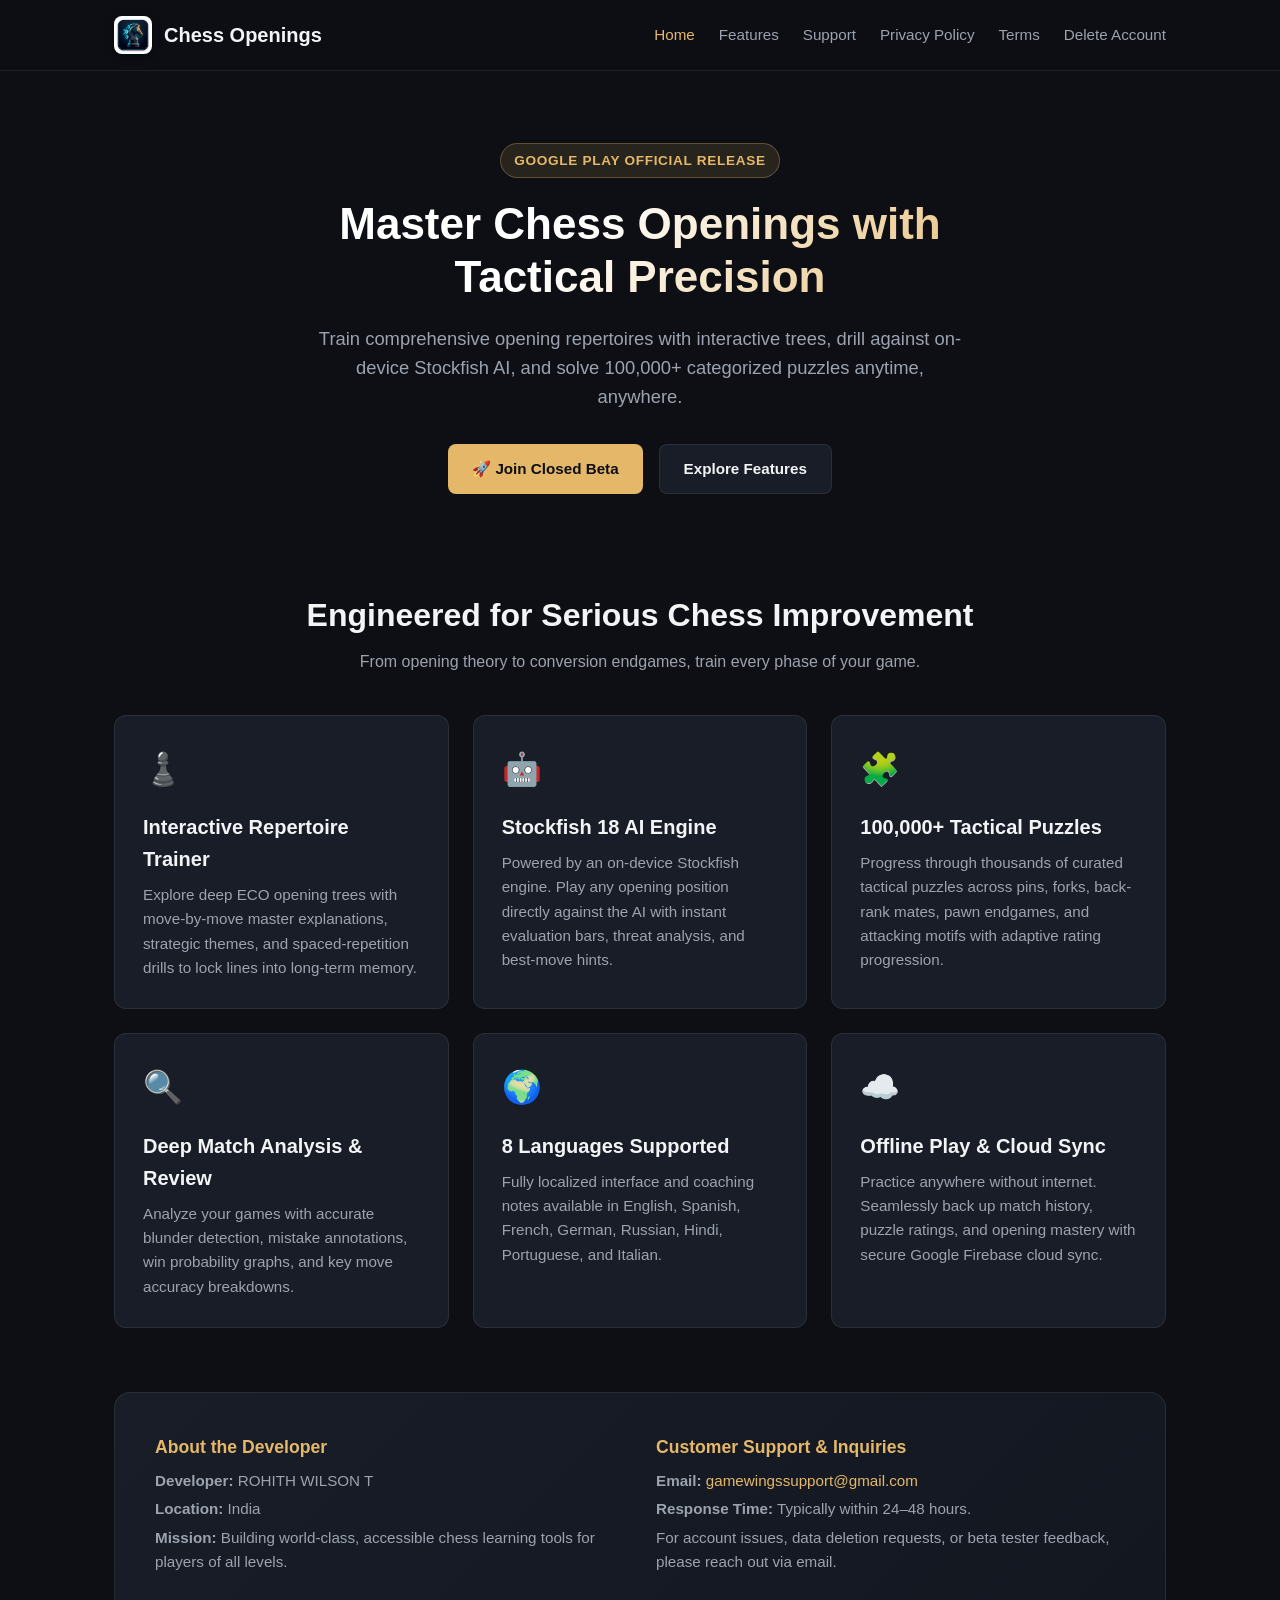
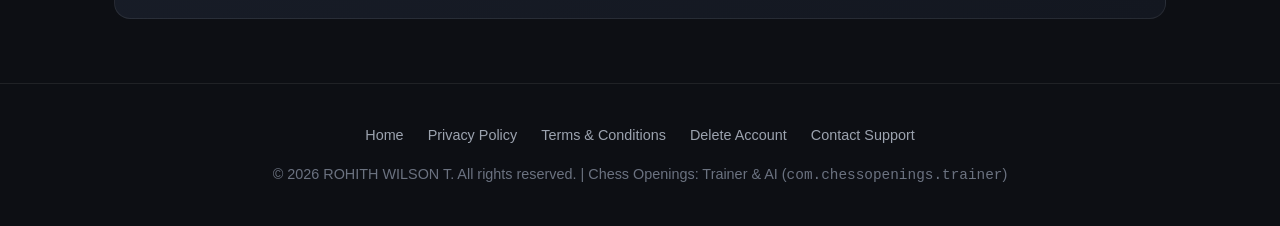
<file: index.html>
<!DOCTYPE html>
<html lang="en">
<head>
  <meta charset="UTF-8">
  <meta name="viewport" content="width=device-width, initial-scale=1.0">
  <title>Chess Openings: Trainer & AI — Official Website & Support</title>
  <meta name="description" content="Master chess openings, practice with Stockfish AI, and solve 100,000+ tactical puzzles with Chess Openings: Trainer & AI.">
  <link rel="icon" type="image/png" href="icon.png">
  <link rel="stylesheet" href="style.css">
</head>
<body>

  <!-- Navigation -->
  <header>
    <div class="nav-container">
      <a href="index.html" class="brand">
        <img src="icon.png" alt="Chess Openings Logo">
        <span>Chess Openings</span>
      </a>
      <nav>
        <ul>
          <li><a href="index.html" class="active">Home</a></li>
          <li><a href="#features">Features</a></li>
          <li><a href="#support">Support</a></li>
          <li><a href="privacy.html">Privacy Policy</a></li>
          <li><a href="terms.html">Terms</a></li>
          <li><a href="delete-account.html">Delete Account</a></li>
        </ul>
      </nav>
    </div>
  </header>

  <!-- Hero Section -->
  <section class="hero">
    <div class="badge">Google Play Official Release</div>
    <h1>Master Chess Openings with Tactical Precision</h1>
    <p>Train comprehensive opening repertoires with interactive trees, drill against on-device Stockfish AI, and solve 100,000+ categorized puzzles anytime, anywhere.</p>
    
    <div class="cta-group">
      <a href="mailto:gamewingssupport@gmail.com?subject=Beta%20Testing%20Request" class="btn btn-primary">
        <span>🚀 Join Closed Beta</span>
      </a>
      <a href="#features" class="btn btn-secondary">
        <span>Explore Features</span>
      </a>
    </div>
  </section>

  <!-- Features Grid -->
  <section id="features" class="features-section">
    <div class="section-title">
      <h2>Engineered for Serious Chess Improvement</h2>
      <p>From opening theory to conversion endgames, train every phase of your game.</p>
    </div>

    <div class="grid">
      <div class="card">
        <span class="card-icon">♟️</span>
        <h3>Interactive Repertoire Trainer</h3>
        <p>Explore deep ECO opening trees with move-by-move master explanations, strategic themes, and spaced-repetition drills to lock lines into long-term memory.</p>
      </div>

      <div class="card">
        <span class="card-icon">🤖</span>
        <h3>Stockfish 18 AI Engine</h3>
        <p>Powered by an on-device Stockfish engine. Play any opening position directly against the AI with instant evaluation bars, threat analysis, and best-move hints.</p>
      </div>

      <div class="card">
        <span class="card-icon">🧩</span>
        <h3>100,000+ Tactical Puzzles</h3>
        <p>Progress through thousands of curated tactical puzzles across pins, forks, back-rank mates, pawn endgames, and attacking motifs with adaptive rating progression.</p>
      </div>

      <div class="card">
        <span class="card-icon">🔍</span>
        <h3>Deep Match Analysis & Review</h3>
        <p>Analyze your games with accurate blunder detection, mistake annotations, win probability graphs, and key move accuracy breakdowns.</p>
      </div>

      <div class="card">
        <span class="card-icon">🌍</span>
        <h3>8 Languages Supported</h3>
        <p>Fully localized interface and coaching notes available in English, Spanish, French, German, Russian, Hindi, Portuguese, and Italian.</p>
      </div>

      <div class="card">
        <span class="card-icon">☁️</span>
        <h3>Offline Play & Cloud Sync</h3>
        <p>Practice anywhere without internet. Seamlessly back up match history, puzzle ratings, and opening mastery with secure Google Firebase cloud sync.</p>
      </div>
    </div>
  </section>

  <!-- Developer & Support Section -->
  <section id="support" class="support-section">
    <div class="support-box">
      <div class="support-item">
        <h4>About the Developer</h4>
        <p><strong>Developer:</strong> ROHITH WILSON T</p>
        <p><strong>Location:</strong> India</p>
        <p><strong>Mission:</strong> Building world-class, accessible chess learning tools for players of all levels.</p>
      </div>

      <div class="support-item">
        <h4>Customer Support & Inquiries</h4>
        <p><strong>Email:</strong> <a href="mailto:gamewingssupport@gmail.com">gamewingssupport@gmail.com</a></p>
        <p><strong>Response Time:</strong> Typically within 24–48 hours.</p>
        <p>For account issues, data deletion requests, or beta tester feedback, please reach out via email.</p>
      </div>
    </div>
  </section>

  <!-- Footer -->
  <footer>
    <div class="footer-links">
      <a href="index.html">Home</a>
      <a href="privacy.html">Privacy Policy</a>
      <a href="terms.html">Terms & Conditions</a>
      <a href="delete-account.html">Delete Account</a>
      <a href="mailto:gamewingssupport@gmail.com">Contact Support</a>
    </div>
    <p>&copy; 2026 ROHITH WILSON T. All rights reserved. | Chess Openings: Trainer & AI (<code>com.chessopenings.trainer</code>)</p>
  </footer>

</body>
</html>
</file>
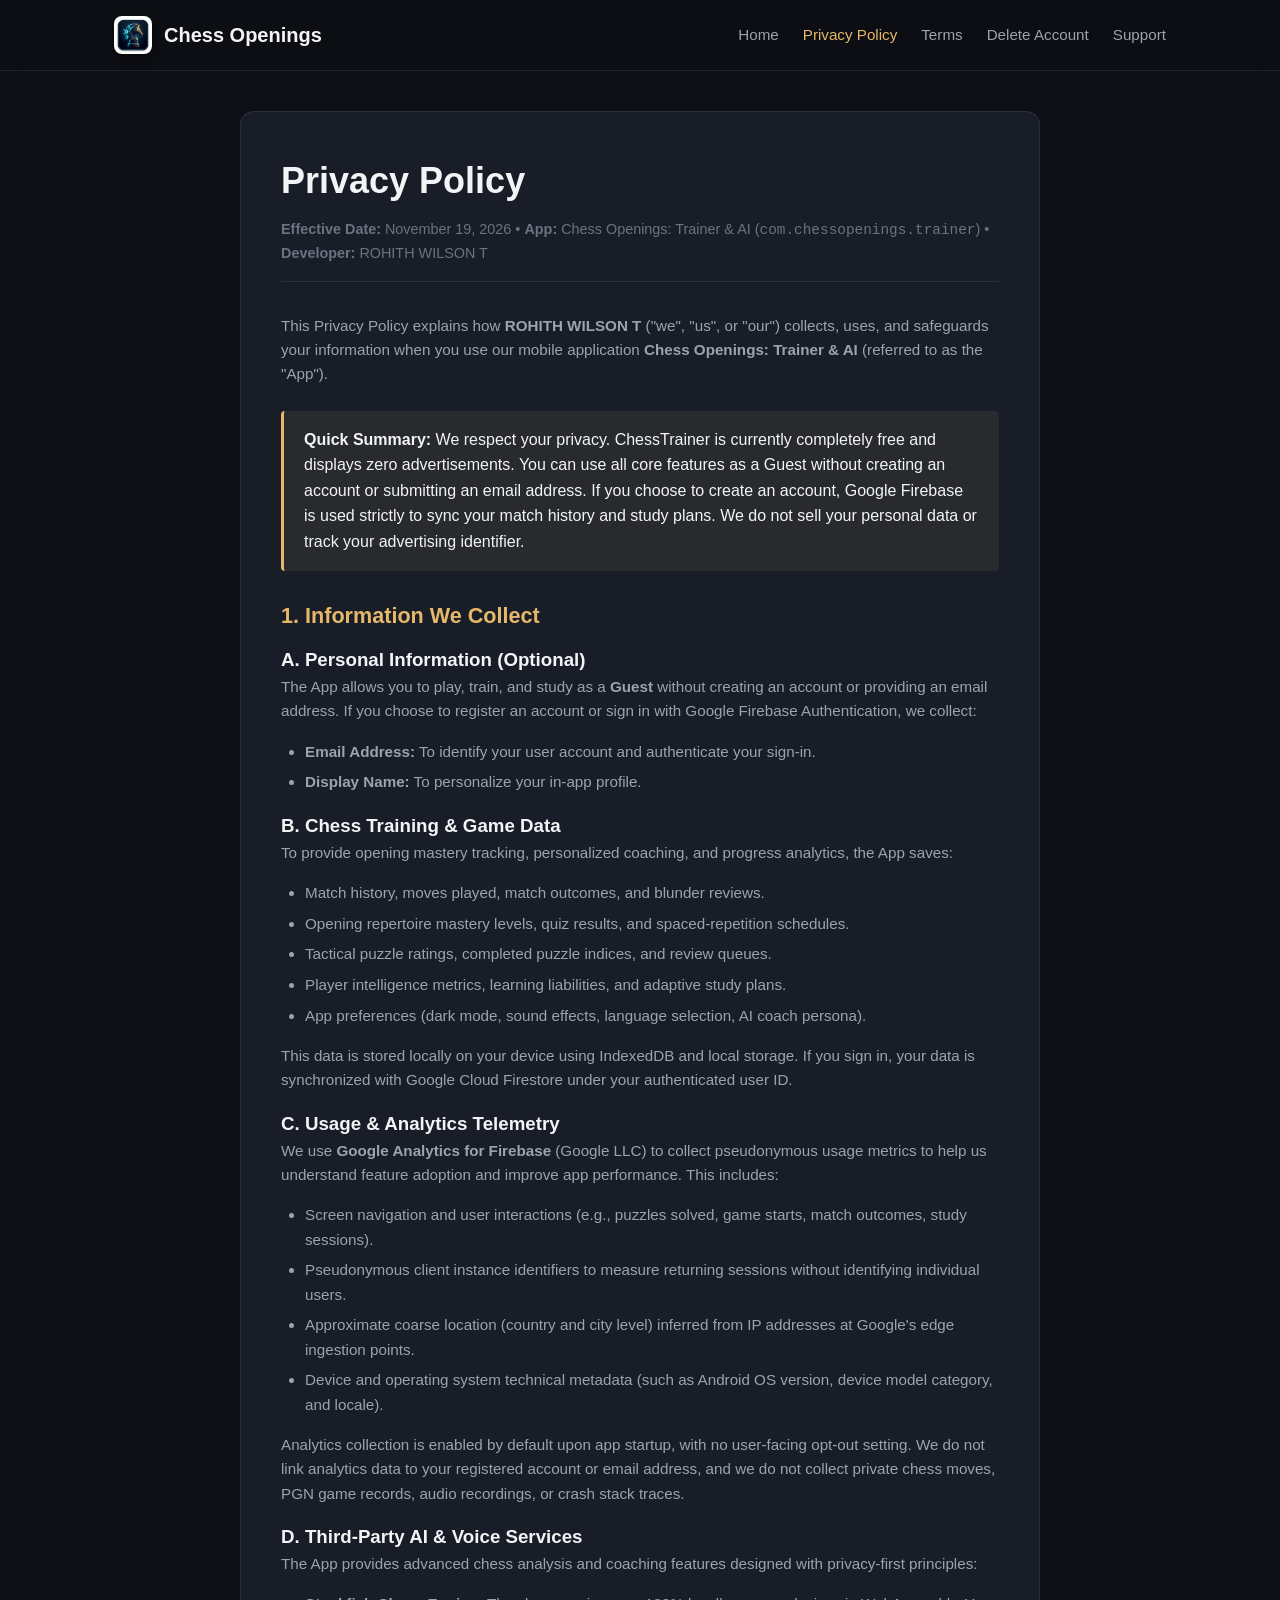
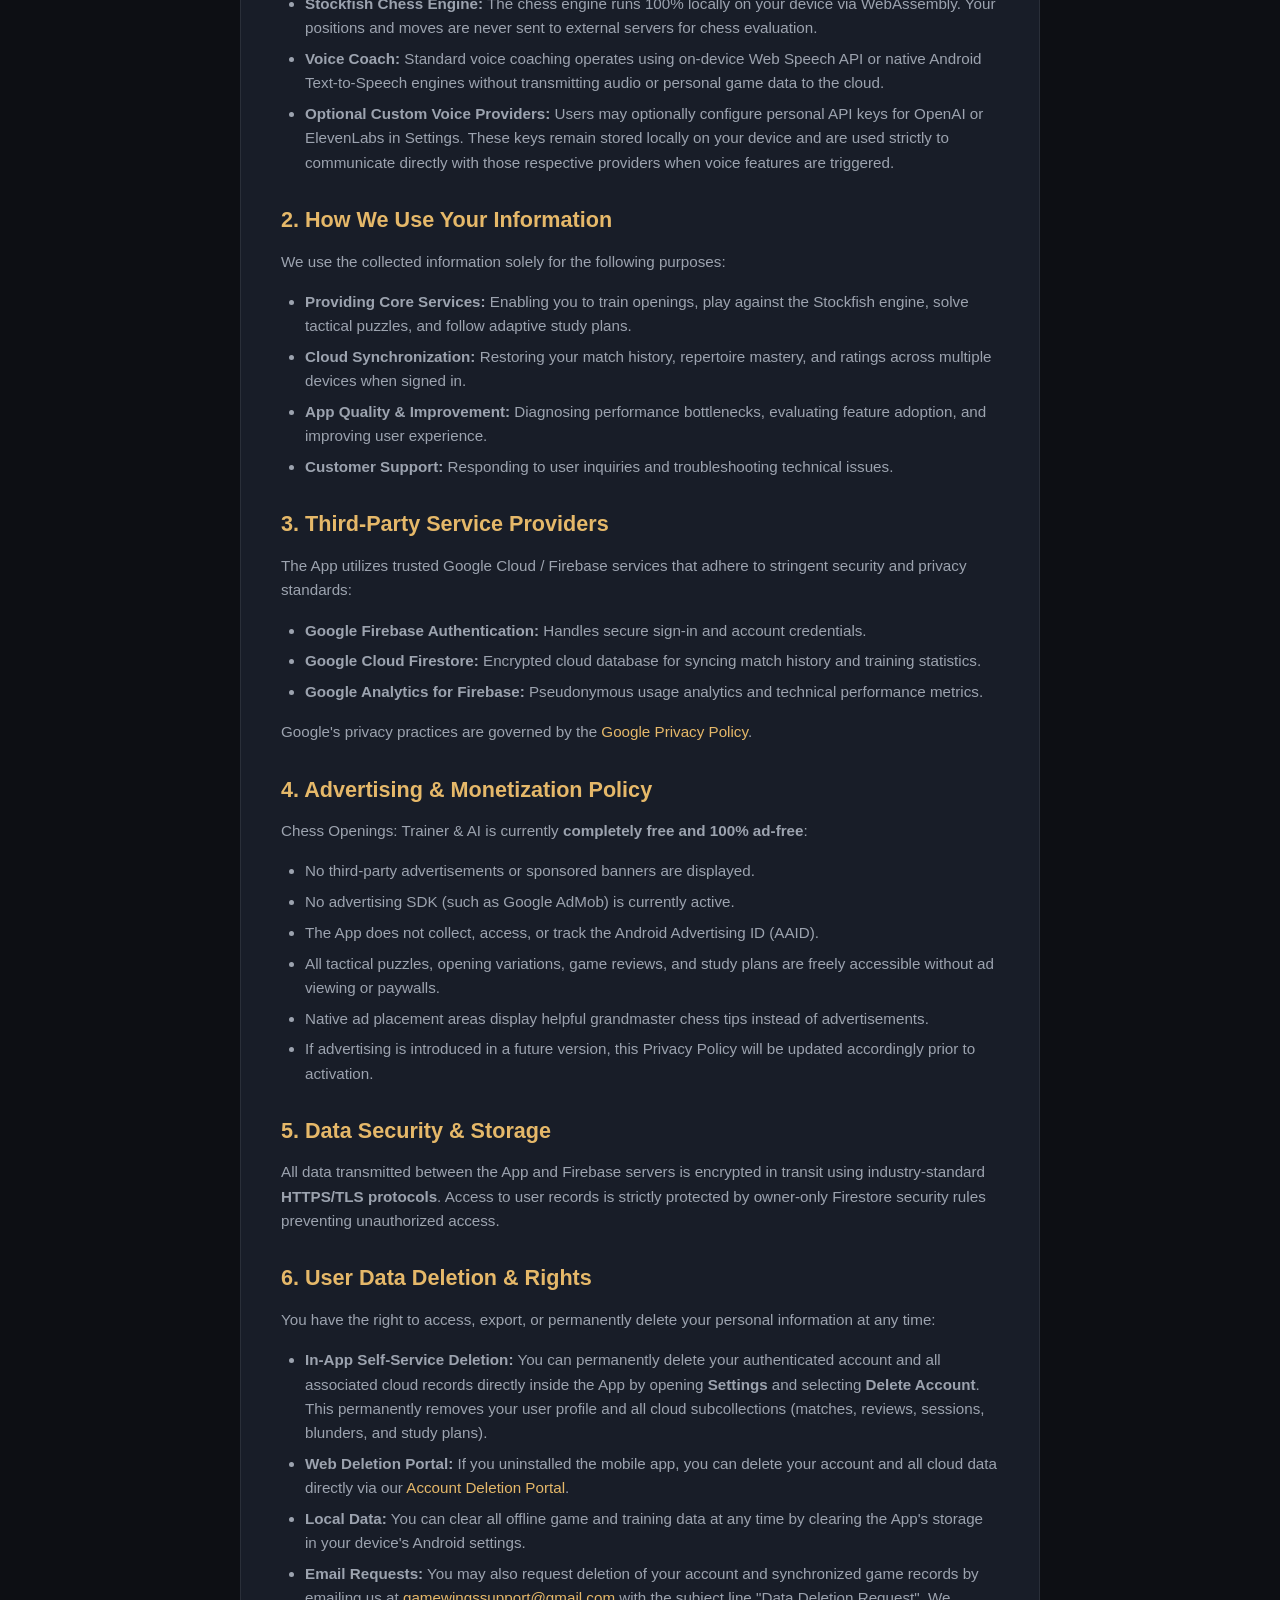
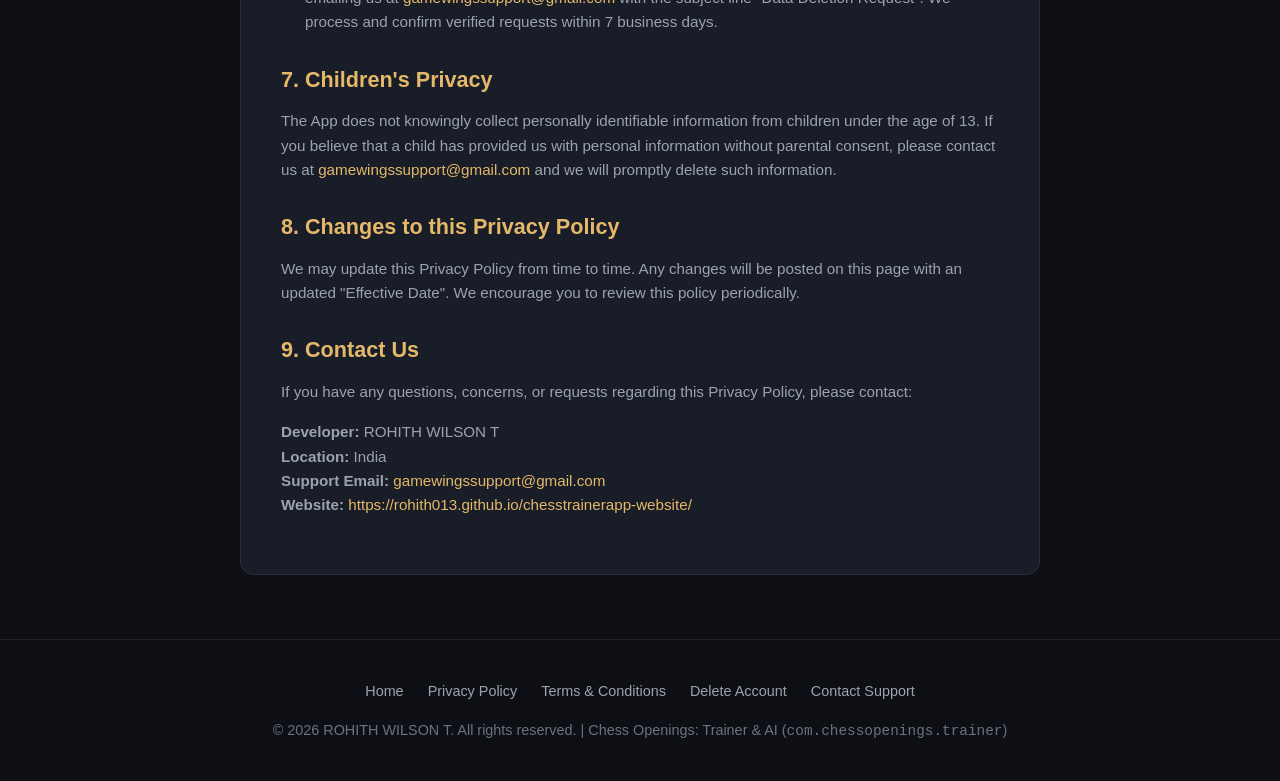
<file: privacy.html>
<!DOCTYPE html>
<html lang="en">
<head>
  <meta charset="UTF-8">
  <meta name="viewport" content="width=device-width, initial-scale=1.0">
  <title>Privacy Policy — Chess Openings: Trainer & AI</title>
  <meta name="description" content="Privacy Policy for Chess Openings: Trainer & AI (com.chessopenings.trainer)">
  <link rel="icon" type="image/png" href="icon.png">
  <link rel="stylesheet" href="style.css">
</head>
<body>

  <!-- Navigation -->
  <header>
    <div class="nav-container">
      <a href="index.html" class="brand">
        <img src="icon.png" alt="Chess Openings Logo">
        <span>Chess Openings</span>
      </a>
      <nav>
        <ul>
          <li><a href="index.html">Home</a></li>
          <li><a href="privacy.html" class="active">Privacy Policy</a></li>
          <li><a href="terms.html">Terms</a></li>
          <li><a href="delete-account.html">Delete Account</a></li>
          <li><a href="mailto:gamewingssupport@gmail.com">Support</a></li>
        </ul>
      </nav>
    </div>
  </header>

  <!-- Legal Content -->
  <main class="legal-container">
    <h1>Privacy Policy</h1>
    <div class="legal-meta">
      <strong>Effective Date:</strong> November 19, 2026 &bull; 
      <strong>App:</strong> Chess Openings: Trainer & AI (<code>com.chessopenings.trainer</code>) &bull; 
      <strong>Developer:</strong> ROHITH WILSON T
    </div>

    <p>This Privacy Policy explains how <strong>ROHITH WILSON T</strong> ("we", "us", or "our") collects, uses, and safeguards your information when you use our mobile application <strong>Chess Openings: Trainer & AI</strong> (referred to as the "App").</p>

    <div class="highlight-box">
      <strong>Quick Summary:</strong> We respect your privacy. ChessTrainer is currently completely free and displays zero advertisements. You can use all core features as a Guest without creating an account or submitting an email address. If you choose to create an account, Google Firebase is used strictly to sync your match history and study plans. We do not sell your personal data or track your advertising identifier.
    </div>

    <h2>1. Information We Collect</h2>

    <h3>A. Personal Information (Optional)</h3>
    <p>The App allows you to play, train, and study as a <strong>Guest</strong> without creating an account or providing an email address. If you choose to register an account or sign in with Google Firebase Authentication, we collect:</p>
    <ul>
      <li><strong>Email Address:</strong> To identify your user account and authenticate your sign-in.</li>
      <li><strong>Display Name:</strong> To personalize your in-app profile.</li>
    </ul>

    <h3>B. Chess Training & Game Data</h3>
    <p>To provide opening mastery tracking, personalized coaching, and progress analytics, the App saves:</p>
    <ul>
      <li>Match history, moves played, match outcomes, and blunder reviews.</li>
      <li>Opening repertoire mastery levels, quiz results, and spaced-repetition schedules.</li>
      <li>Tactical puzzle ratings, completed puzzle indices, and review queues.</li>
      <li>Player intelligence metrics, learning liabilities, and adaptive study plans.</li>
      <li>App preferences (dark mode, sound effects, language selection, AI coach persona).</li>
    </ul>
    <p>This data is stored locally on your device using IndexedDB and local storage. If you sign in, your data is synchronized with Google Cloud Firestore under your authenticated user ID.</p>

    <h3>C. Usage & Analytics Telemetry</h3>
    <p>We use <strong>Google Analytics for Firebase</strong> (Google LLC) to collect pseudonymous usage metrics to help us understand feature adoption and improve app performance. This includes:</p>
    <ul>
      <li>Screen navigation and user interactions (e.g., puzzles solved, game starts, match outcomes, study sessions).</li>
      <li>Pseudonymous client instance identifiers to measure returning sessions without identifying individual users.</li>
      <li>Approximate coarse location (country and city level) inferred from IP addresses at Google's edge ingestion points.</li>
      <li>Device and operating system technical metadata (such as Android OS version, device model category, and locale).</li>
    </ul>
    <p>Analytics collection is enabled by default upon app startup, with no user-facing opt-out setting. We do not link analytics data to your registered account or email address, and we do not collect private chess moves, PGN game records, audio recordings, or crash stack traces.</p>

    <h3>D. Third-Party AI & Voice Services</h3>
    <p>The App provides advanced chess analysis and coaching features designed with privacy-first principles:</p>
    <ul>
      <li><strong>Stockfish Chess Engine:</strong> The chess engine runs 100% locally on your device via WebAssembly. Your positions and moves are never sent to external servers for chess evaluation.</li>
      <li><strong>Voice Coach:</strong> Standard voice coaching operates using on-device Web Speech API or native Android Text-to-Speech engines without transmitting audio or personal game data to the cloud.</li>
      <li><strong>Optional Custom Voice Providers:</strong> Users may optionally configure personal API keys for OpenAI or ElevenLabs in Settings. These keys remain stored locally on your device and are used strictly to communicate directly with those respective providers when voice features are triggered.</li>
    </ul>

    <h2>2. How We Use Your Information</h2>
    <p>We use the collected information solely for the following purposes:</p>
    <ul>
      <li><strong>Providing Core Services:</strong> Enabling you to train openings, play against the Stockfish engine, solve tactical puzzles, and follow adaptive study plans.</li>
      <li><strong>Cloud Synchronization:</strong> Restoring your match history, repertoire mastery, and ratings across multiple devices when signed in.</li>
      <li><strong>App Quality & Improvement:</strong> Diagnosing performance bottlenecks, evaluating feature adoption, and improving user experience.</li>
      <li><strong>Customer Support:</strong> Responding to user inquiries and troubleshooting technical issues.</li>
    </ul>

    <h2>3. Third-Party Service Providers</h2>
    <p>The App utilizes trusted Google Cloud / Firebase services that adhere to stringent security and privacy standards:</p>
    <ul>
      <li><strong>Google Firebase Authentication:</strong> Handles secure sign-in and account credentials.</li>
      <li><strong>Google Cloud Firestore:</strong> Encrypted cloud database for syncing match history and training statistics.</li>
      <li><strong>Google Analytics for Firebase:</strong> Pseudonymous usage analytics and technical performance metrics.</li>
    </ul>
    <p>Google's privacy practices are governed by the <a href="https://policies.google.com/privacy" target="_blank" rel="noopener">Google Privacy Policy</a>.</p>

    <h2>4. Advertising & Monetization Policy</h2>
    <p>Chess Openings: Trainer & AI is currently <strong>completely free and 100% ad-free</strong>:</p>
    <ul>
      <li>No third-party advertisements or sponsored banners are displayed.</li>
      <li>No advertising SDK (such as Google AdMob) is currently active.</li>
      <li>The App does not collect, access, or track the Android Advertising ID (AAID).</li>
      <li>All tactical puzzles, opening variations, game reviews, and study plans are freely accessible without ad viewing or paywalls.</li>
      <li>Native ad placement areas display helpful grandmaster chess tips instead of advertisements.</li>
      <li>If advertising is introduced in a future version, this Privacy Policy will be updated accordingly prior to activation.</li>
    </ul>

    <h2>5. Data Security & Storage</h2>
    <p>All data transmitted between the App and Firebase servers is encrypted in transit using industry-standard <strong>HTTPS/TLS protocols</strong>. Access to user records is strictly protected by owner-only Firestore security rules preventing unauthorized access.</p>

    <h2>6. User Data Deletion & Rights</h2>
    <p>You have the right to access, export, or permanently delete your personal information at any time:</p>
    <ul>
      <li><strong>In-App Self-Service Deletion:</strong> You can permanently delete your authenticated account and all associated cloud records directly inside the App by opening <strong>Settings</strong> and selecting <strong>Delete Account</strong>. This permanently removes your user profile and all cloud subcollections (matches, reviews, sessions, blunders, and study plans).</li>
      <li><strong>Web Deletion Portal:</strong> If you uninstalled the mobile app, you can delete your account and all cloud data directly via our <a href="delete-account.html">Account Deletion Portal</a>.</li>
      <li><strong>Local Data:</strong> You can clear all offline game and training data at any time by clearing the App's storage in your device's Android settings.</li>
      <li><strong>Email Requests:</strong> You may also request deletion of your account and synchronized game records by emailing us at <a href="mailto:gamewingssupport@gmail.com">gamewingssupport@gmail.com</a> with the subject line "Data Deletion Request". We process and confirm verified requests within 7 business days.</li>
    </ul>

    <h2>7. Children's Privacy</h2>
    <p>The App does not knowingly collect personally identifiable information from children under the age of 13. If you believe that a child has provided us with personal information without parental consent, please contact us at <a href="mailto:gamewingssupport@gmail.com">gamewingssupport@gmail.com</a> and we will promptly delete such information.</p>

    <h2>8. Changes to this Privacy Policy</h2>
    <p>We may update this Privacy Policy from time to time. Any changes will be posted on this page with an updated "Effective Date". We encourage you to review this policy periodically.</p>

    <h2>9. Contact Us</h2>
    <p>If you have any questions, concerns, or requests regarding this Privacy Policy, please contact:</p>
    <p>
      <strong>Developer:</strong> ROHITH WILSON T<br>
      <strong>Location:</strong> India<br>
      <strong>Support Email:</strong> <a href="mailto:gamewingssupport@gmail.com">gamewingssupport@gmail.com</a><br>
      <strong>Website:</strong> <a href="https://rohith013.github.io/chesstrainerapp-website/">https://rohith013.github.io/chesstrainerapp-website/</a>
    </p>
  </main>

  <!-- Footer -->
  <footer>
    <div class="footer-links">
      <a href="index.html">Home</a>
      <a href="privacy.html">Privacy Policy</a>
      <a href="terms.html">Terms & Conditions</a>
      <a href="delete-account.html">Delete Account</a>
      <a href="mailto:gamewingssupport@gmail.com">Contact Support</a>
    </div>
    <p>&copy; 2026 ROHITH WILSON T. All rights reserved. | Chess Openings: Trainer & AI (<code>com.chessopenings.trainer</code>)</p>
  </footer>

</body>
</html>
</file>
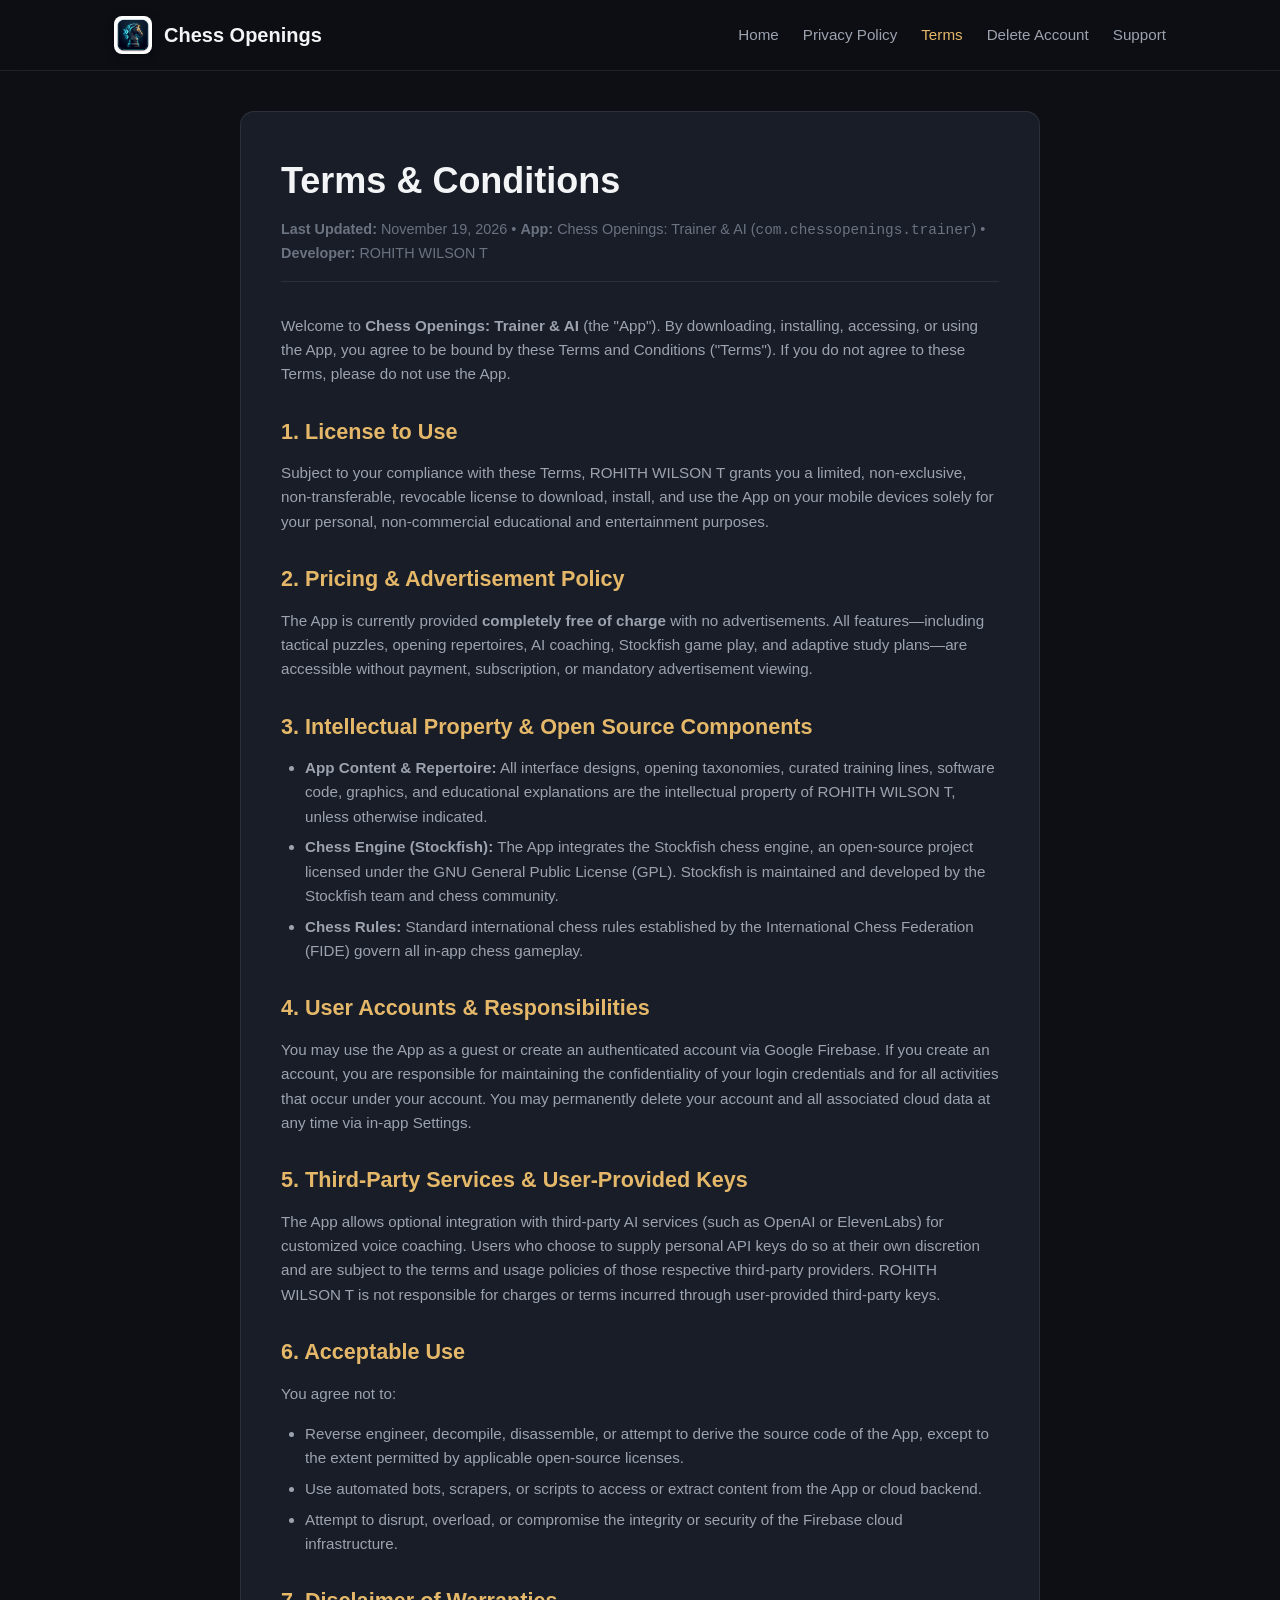
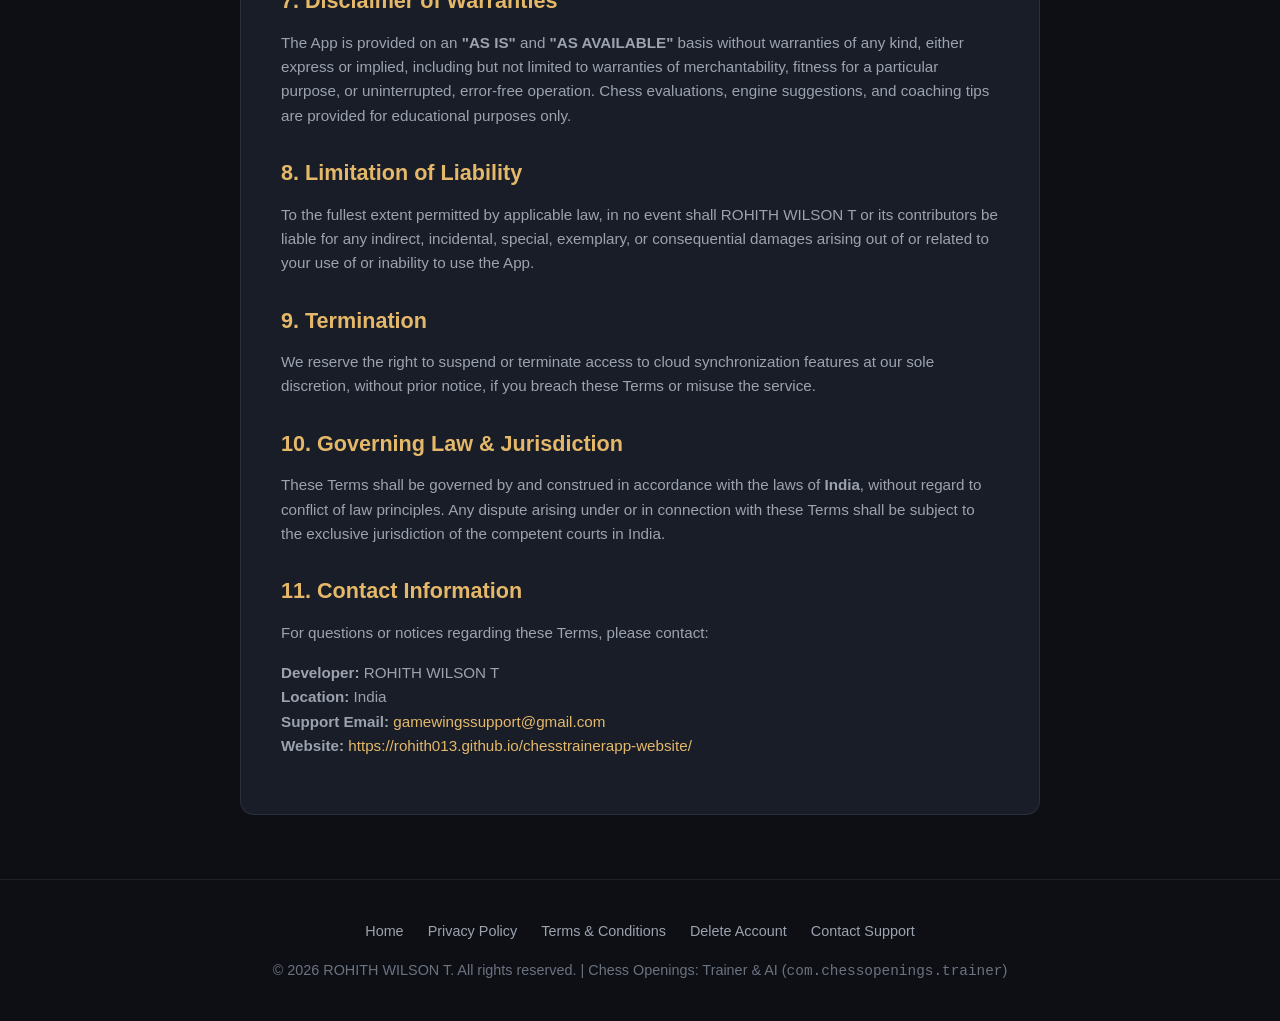
<file: terms.html>
<!DOCTYPE html>
<html lang="en">
<head>
  <meta charset="UTF-8">
  <meta name="viewport" content="width=device-width, initial-scale=1.0">
  <title>Terms & Conditions — Chess Openings: Trainer & AI</title>
  <meta name="description" content="Terms & Conditions for Chess Openings: Trainer & AI (com.chessopenings.trainer)">
  <link rel="icon" type="image/png" href="icon.png">
  <link rel="stylesheet" href="style.css">
</head>
<body>

  <!-- Navigation -->
  <header>
    <div class="nav-container">
      <a href="index.html" class="brand">
        <img src="icon.png" alt="Chess Openings Logo">
        <span>Chess Openings</span>
      </a>
      <nav>
        <ul>
          <li><a href="index.html">Home</a></li>
          <li><a href="privacy.html">Privacy Policy</a></li>
          <li><a href="terms.html" class="active">Terms</a></li>
          <li><a href="delete-account.html">Delete Account</a></li>
          <li><a href="mailto:gamewingssupport@gmail.com">Support</a></li>
        </ul>
      </nav>
    </div>
  </header>

  <!-- Legal Content -->
  <main class="legal-container">
    <h1>Terms & Conditions</h1>
    <div class="legal-meta">
      <strong>Last Updated:</strong> November 19, 2026 &bull; 
      <strong>App:</strong> Chess Openings: Trainer & AI (<code>com.chessopenings.trainer</code>) &bull; 
      <strong>Developer:</strong> ROHITH WILSON T
    </div>

    <p>Welcome to <strong>Chess Openings: Trainer & AI</strong> (the "App"). By downloading, installing, accessing, or using the App, you agree to be bound by these Terms and Conditions ("Terms"). If you do not agree to these Terms, please do not use the App.</p>

    <h2>1. License to Use</h2>
    <p>Subject to your compliance with these Terms, ROHITH WILSON T grants you a limited, non-exclusive, non-transferable, revocable license to download, install, and use the App on your mobile devices solely for your personal, non-commercial educational and entertainment purposes.</p>

    <h2>2. Pricing & Advertisement Policy</h2>
    <p>The App is currently provided <strong>completely free of charge</strong> with no advertisements. All features—including tactical puzzles, opening repertoires, AI coaching, Stockfish game play, and adaptive study plans—are accessible without payment, subscription, or mandatory advertisement viewing.</p>

    <h2>3. Intellectual Property & Open Source Components</h2>
    <ul>
      <li><strong>App Content & Repertoire:</strong> All interface designs, opening taxonomies, curated training lines, software code, graphics, and educational explanations are the intellectual property of ROHITH WILSON T, unless otherwise indicated.</li>
      <li><strong>Chess Engine (Stockfish):</strong> The App integrates the Stockfish chess engine, an open-source project licensed under the GNU General Public License (GPL). Stockfish is maintained and developed by the Stockfish team and chess community.</li>
      <li><strong>Chess Rules:</strong> Standard international chess rules established by the International Chess Federation (FIDE) govern all in-app chess gameplay.</li>
    </ul>

    <h2>4. User Accounts & Responsibilities</h2>
    <p>You may use the App as a guest or create an authenticated account via Google Firebase. If you create an account, you are responsible for maintaining the confidentiality of your login credentials and for all activities that occur under your account. You may permanently delete your account and all associated cloud data at any time via in-app Settings.</p>

    <h2>5. Third-Party Services & User-Provided Keys</h2>
    <p>The App allows optional integration with third-party AI services (such as OpenAI or ElevenLabs) for customized voice coaching. Users who choose to supply personal API keys do so at their own discretion and are subject to the terms and usage policies of those respective third-party providers. ROHITH WILSON T is not responsible for charges or terms incurred through user-provided third-party keys.</p>

    <h2>6. Acceptable Use</h2>
    <p>You agree not to:</p>
    <ul>
      <li>Reverse engineer, decompile, disassemble, or attempt to derive the source code of the App, except to the extent permitted by applicable open-source licenses.</li>
      <li>Use automated bots, scrapers, or scripts to access or extract content from the App or cloud backend.</li>
      <li>Attempt to disrupt, overload, or compromise the integrity or security of the Firebase cloud infrastructure.</li>
    </ul>

    <h2>7. Disclaimer of Warranties</h2>
    <p>The App is provided on an <strong>"AS IS"</strong> and <strong>"AS AVAILABLE"</strong> basis without warranties of any kind, either express or implied, including but not limited to warranties of merchantability, fitness for a particular purpose, or uninterrupted, error-free operation. Chess evaluations, engine suggestions, and coaching tips are provided for educational purposes only.</p>

    <h2>8. Limitation of Liability</h2>
    <p>To the fullest extent permitted by applicable law, in no event shall ROHITH WILSON T or its contributors be liable for any indirect, incidental, special, exemplary, or consequential damages arising out of or related to your use of or inability to use the App.</p>

    <h2>9. Termination</h2>
    <p>We reserve the right to suspend or terminate access to cloud synchronization features at our sole discretion, without prior notice, if you breach these Terms or misuse the service.</p>

    <h2>10. Governing Law & Jurisdiction</h2>
    <p>These Terms shall be governed by and construed in accordance with the laws of <strong>India</strong>, without regard to conflict of law principles. Any dispute arising under or in connection with these Terms shall be subject to the exclusive jurisdiction of the competent courts in India.</p>

    <h2>11. Contact Information</h2>
    <p>For questions or notices regarding these Terms, please contact:</p>
    <p>
      <strong>Developer:</strong> ROHITH WILSON T<br>
      <strong>Location:</strong> India<br>
      <strong>Support Email:</strong> <a href="mailto:gamewingssupport@gmail.com">gamewingssupport@gmail.com</a><br>
      <strong>Website:</strong> <a href="https://rohith013.github.io/chesstrainerapp-website/">https://rohith013.github.io/chesstrainerapp-website/</a>
    </p>
  </main>

  <!-- Footer -->
  <footer>
    <div class="footer-links">
      <a href="index.html">Home</a>
      <a href="privacy.html">Privacy Policy</a>
      <a href="terms.html">Terms & Conditions</a>
      <a href="delete-account.html">Delete Account</a>
      <a href="mailto:gamewingssupport@gmail.com">Contact Support</a>
    </div>
    <p>&copy; 2026 ROHITH WILSON T. All rights reserved. | Chess Openings: Trainer & AI (<code>com.chessopenings.trainer</code>)</p>
  </footer>

</body>
</html>
</file>
<file: style.css>
:root {
  --bg: #0d0f14;
  --bg-secondary: #131720;
  --card-bg: #181d28;
  --card-border: rgba(255, 255, 255, 0.08);
  --accent: #e5b869;
  --accent-hover: #f3cc83;
  --text-main: #f3f4f6;
  --text-muted: #9ca3af;
  --text-dim: #6b7280;
  --green: #10b981;
  --font-family: -apple-system, BlinkMacSystemFont, "Segoe UI", Roboto, Helvetica, Arial, sans-serif;
  --max-w: 1100px;
}

* {
  box-sizing: border-box;
  margin: 0;
  padding: 0;
}

body {
  background-color: var(--bg);
  color: var(--text-main);
  font-family: var(--font-family);
  line-height: 1.6;
  -webkit-font-smoothing: antialiased;
}

a {
  color: var(--accent);
  text-decoration: none;
  transition: color 0.2s ease;
}

a:hover {
  color: var(--accent-hover);
  text-decoration: underline;
}

/* ── Header & Navigation ── */
header {
  position: sticky;
  top: 0;
  z-index: 100;
  background: rgba(13, 15, 20, 0.85);
  backdrop-filter: blur(12px);
  border-bottom: 1px solid var(--card-border);
}

.nav-container {
  max-width: var(--max-w);
  margin: 0 auto;
  display: flex;
  align-items: center;
  justify-content: space-between;
  padding: 1rem 1.5rem;
}

.brand {
  display: flex;
  align-items: center;
  gap: 0.75rem;
  font-size: 1.25rem;
  font-weight: 700;
  color: var(--text-main);
  text-decoration: none;
}

.brand img {
  width: 38px;
  height: 38px;
  border-radius: 8px;
  box-shadow: 0 2px 8px rgba(0,0,0,0.4);
}

nav ul {
  display: flex;
  list-style: none;
  gap: 1.5rem;
  align-items: center;
}

nav a {
  color: var(--text-muted);
  font-size: 0.95rem;
  font-weight: 500;
}

nav a:hover, nav a.active {
  color: var(--accent);
  text-decoration: none;
}

/* ── Hero Section ── */
.hero {
  padding: 4.5rem 1.5rem 3rem;
  text-align: center;
  max-width: 800px;
  margin: 0 auto;
}

.badge {
  display: inline-block;
  padding: 0.35rem 0.85rem;
  background: rgba(229, 184, 105, 0.12);
  border: 1px solid rgba(229, 184, 105, 0.3);
  color: var(--accent);
  border-radius: 9999px;
  font-size: 0.85rem;
  font-weight: 600;
  margin-bottom: 1.25rem;
  text-transform: uppercase;
  letter-spacing: 0.05em;
}

.hero h1 {
  font-size: 2.75rem;
  line-height: 1.2;
  font-weight: 800;
  margin-bottom: 1.25rem;
  background: linear-gradient(135deg, #ffffff 40%, var(--accent) 100%);
  -webkit-background-clip: text;
  -webkit-text-fill-color: transparent;
}

.hero p {
  font-size: 1.15rem;
  color: var(--text-muted);
  margin-bottom: 2rem;
  max-width: 650px;
  margin-left: auto;
  margin-right: auto;
}

.cta-group {
  display: flex;
  gap: 1rem;
  justify-content: center;
  flex-wrap: wrap;
}

.btn {
  display: inline-flex;
  align-items: center;
  gap: 0.5rem;
  padding: 0.75rem 1.5rem;
  border-radius: 8px;
  font-weight: 600;
  font-size: 0.95rem;
  transition: all 0.2s ease;
  cursor: pointer;
  text-decoration: none;
}

.btn-primary {
  background: var(--accent);
  color: #0d0f14;
}

.btn-primary:hover {
  background: var(--accent-hover);
  color: #0d0f14;
  text-decoration: none;
  transform: translateY(-2px);
  box-shadow: 0 4px 14px rgba(229, 184, 105, 0.3);
}

.btn-secondary {
  background: var(--card-bg);
  color: var(--text-main);
  border: 1px solid var(--card-border);
}

.btn-secondary:hover {
  background: rgba(255, 255, 255, 0.05);
  text-decoration: none;
  color: var(--text-main);
}

/* ── Features Grid ── */
.features-section {
  max-width: var(--max-w);
  margin: 3rem auto;
  padding: 0 1.5rem;
}

.section-title {
  text-align: center;
  margin-bottom: 2.5rem;
}

.section-title h2 {
  font-size: 2rem;
  font-weight: 700;
  margin-bottom: 0.5rem;
}

.section-title p {
  color: var(--text-muted);
}

.grid {
  display: grid;
  grid-template-columns: repeat(auto-fit, minmax(300px, 1fr));
  gap: 1.5rem;
}

.card {
  background: var(--card-bg);
  border: 1px solid var(--card-border);
  border-radius: 12px;
  padding: 1.75rem;
  transition: transform 0.2s ease, border-color 0.2s ease;
}

.card:hover {
  transform: translateY(-3px);
  border-color: rgba(229, 184, 105, 0.3);
}

.card-icon {
  font-size: 2rem;
  margin-bottom: 1rem;
  display: inline-block;
}

.card h3 {
  font-size: 1.25rem;
  margin-bottom: 0.5rem;
  color: var(--text-main);
}

.card p {
  color: var(--text-muted);
  font-size: 0.95rem;
}

/* ── Support & Developer Section ── */
.support-section {
  max-width: var(--max-w);
  margin: 4rem auto;
  padding: 0 1.5rem;
}

.support-box {
  background: linear-gradient(135deg, var(--card-bg) 0%, var(--bg-secondary) 100%);
  border: 1px solid var(--card-border);
  border-radius: 16px;
  padding: 2.5rem;
  display: grid;
  grid-template-columns: 1fr 1fr;
  gap: 2rem;
}

.support-item h4 {
  font-size: 1.1rem;
  color: var(--accent);
  margin-bottom: 0.5rem;
}

.support-item p {
  color: var(--text-muted);
  font-size: 0.95rem;
  margin-bottom: 0.25rem;
}

/* ── Legal / Policy Content Layout ── */
.legal-container {
  max-width: 800px;
  margin: 2.5rem auto 4rem;
  padding: 2.5rem;
  background: var(--card-bg);
  border: 1px solid var(--card-border);
  border-radius: 14px;
}

.legal-container h1 {
  font-size: 2.25rem;
  margin-bottom: 0.5rem;
  color: var(--text-main);
}

.legal-meta {
  color: var(--text-dim);
  font-size: 0.9rem;
  margin-bottom: 2rem;
  border-bottom: 1px solid var(--card-border);
  padding-bottom: 1rem;
}

.legal-container h2 {
  font-size: 1.35rem;
  color: var(--accent);
  margin-top: 1.75rem;
  margin-bottom: 0.75rem;
}

.legal-container p, .legal-container ul {
  color: var(--text-muted);
  font-size: 0.95rem;
  margin-bottom: 1rem;
}

.legal-container ul {
  padding-left: 1.5rem;
}

.legal-container li {
  margin-bottom: 0.4rem;
}

.highlight-box {
  background: rgba(229, 184, 105, 0.08);
  border-left: 3px solid var(--accent);
  padding: 1rem 1.25rem;
  border-radius: 4px;
  margin: 1.5rem 0;
}

/* ── Footer ── */
footer {
  border-top: 1px solid var(--card-border);
  padding: 2.5rem 1.5rem;
  text-align: center;
  color: var(--text-dim);
  font-size: 0.9rem;
}

.footer-links {
  display: flex;
  justify-content: center;
  gap: 1.5rem;
  margin-bottom: 1rem;
}

.footer-links a {
  color: var(--text-muted);
}

.footer-links a:hover {
  color: var(--accent);
}

@media (max-width: 768px) {
  .hero h1 { font-size: 2rem; }
  .support-box { grid-template-columns: 1fr; }
  .nav-container { flex-direction: column; gap: 1rem; }
  nav ul { flex-wrap: wrap; justify-content: center; gap: 1rem; }
  .legal-container { padding: 1.5rem; margin: 1.5rem auto; }
}
</file>
